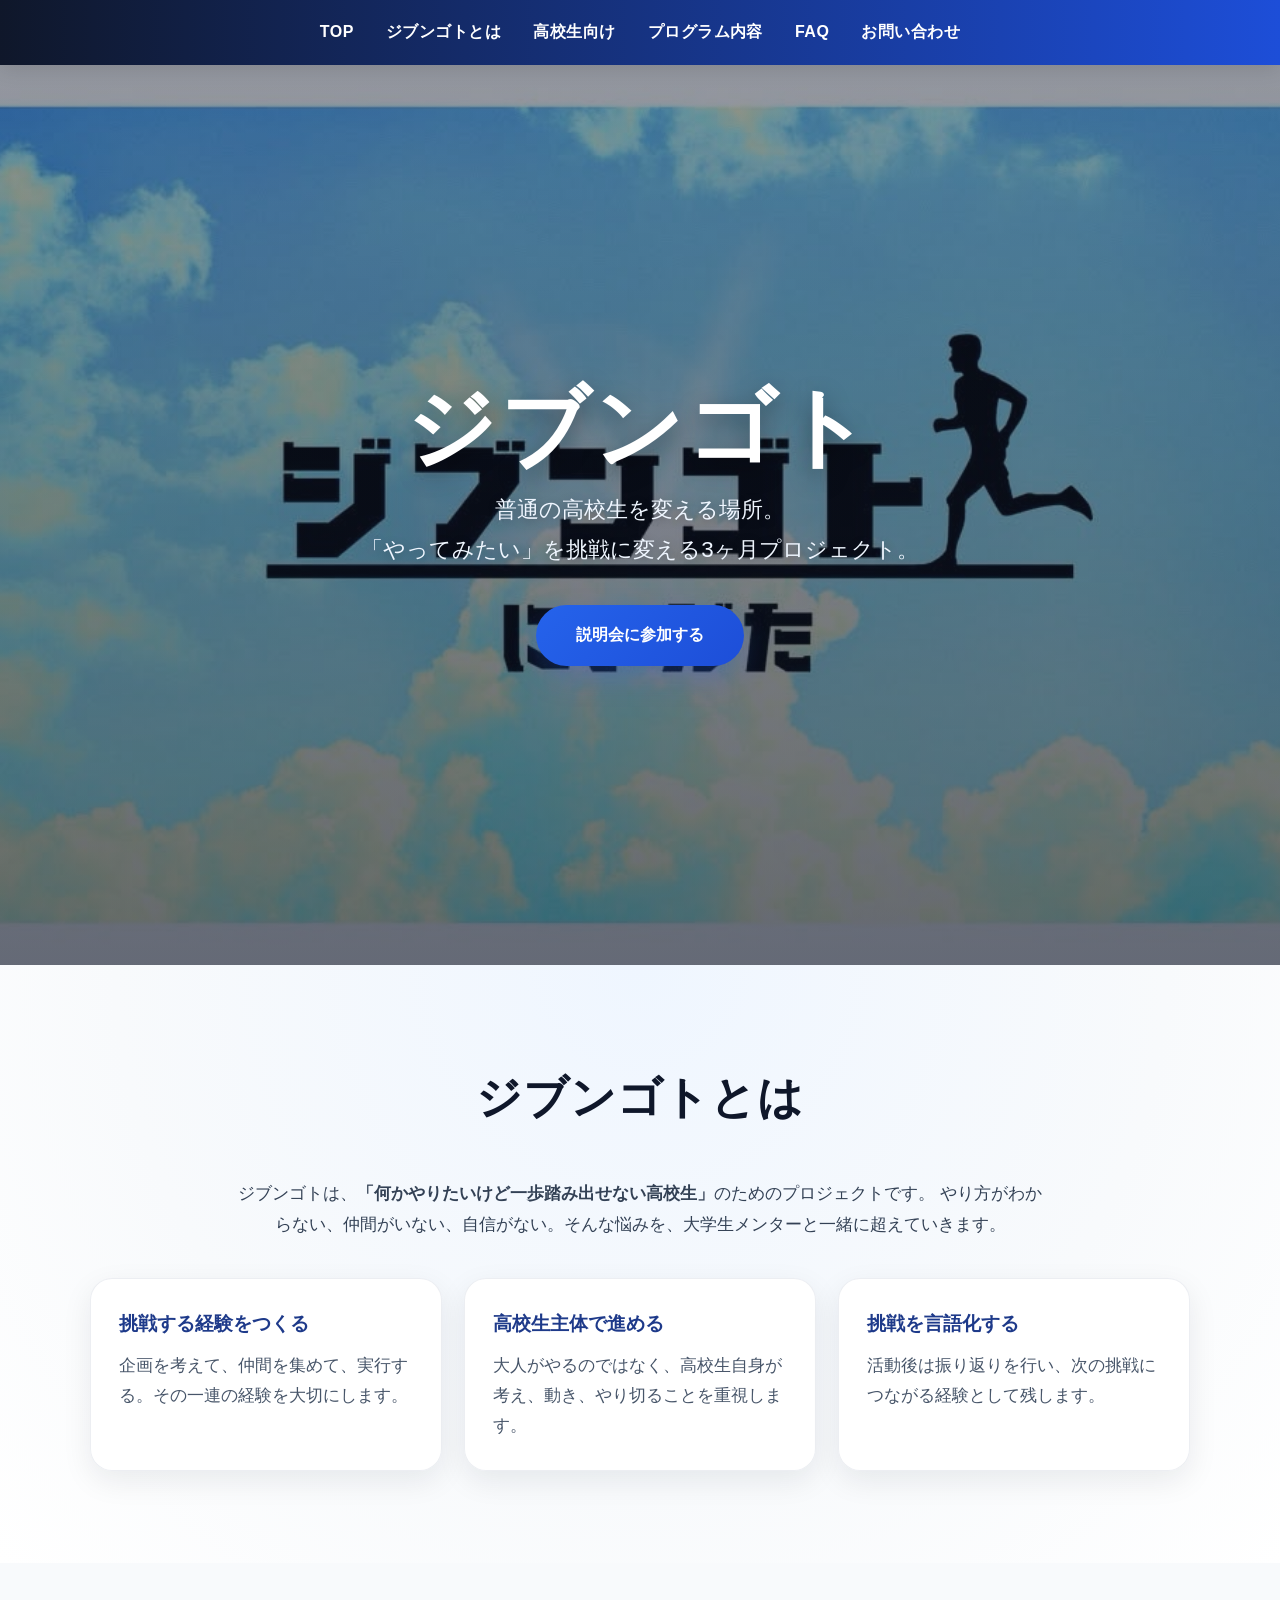
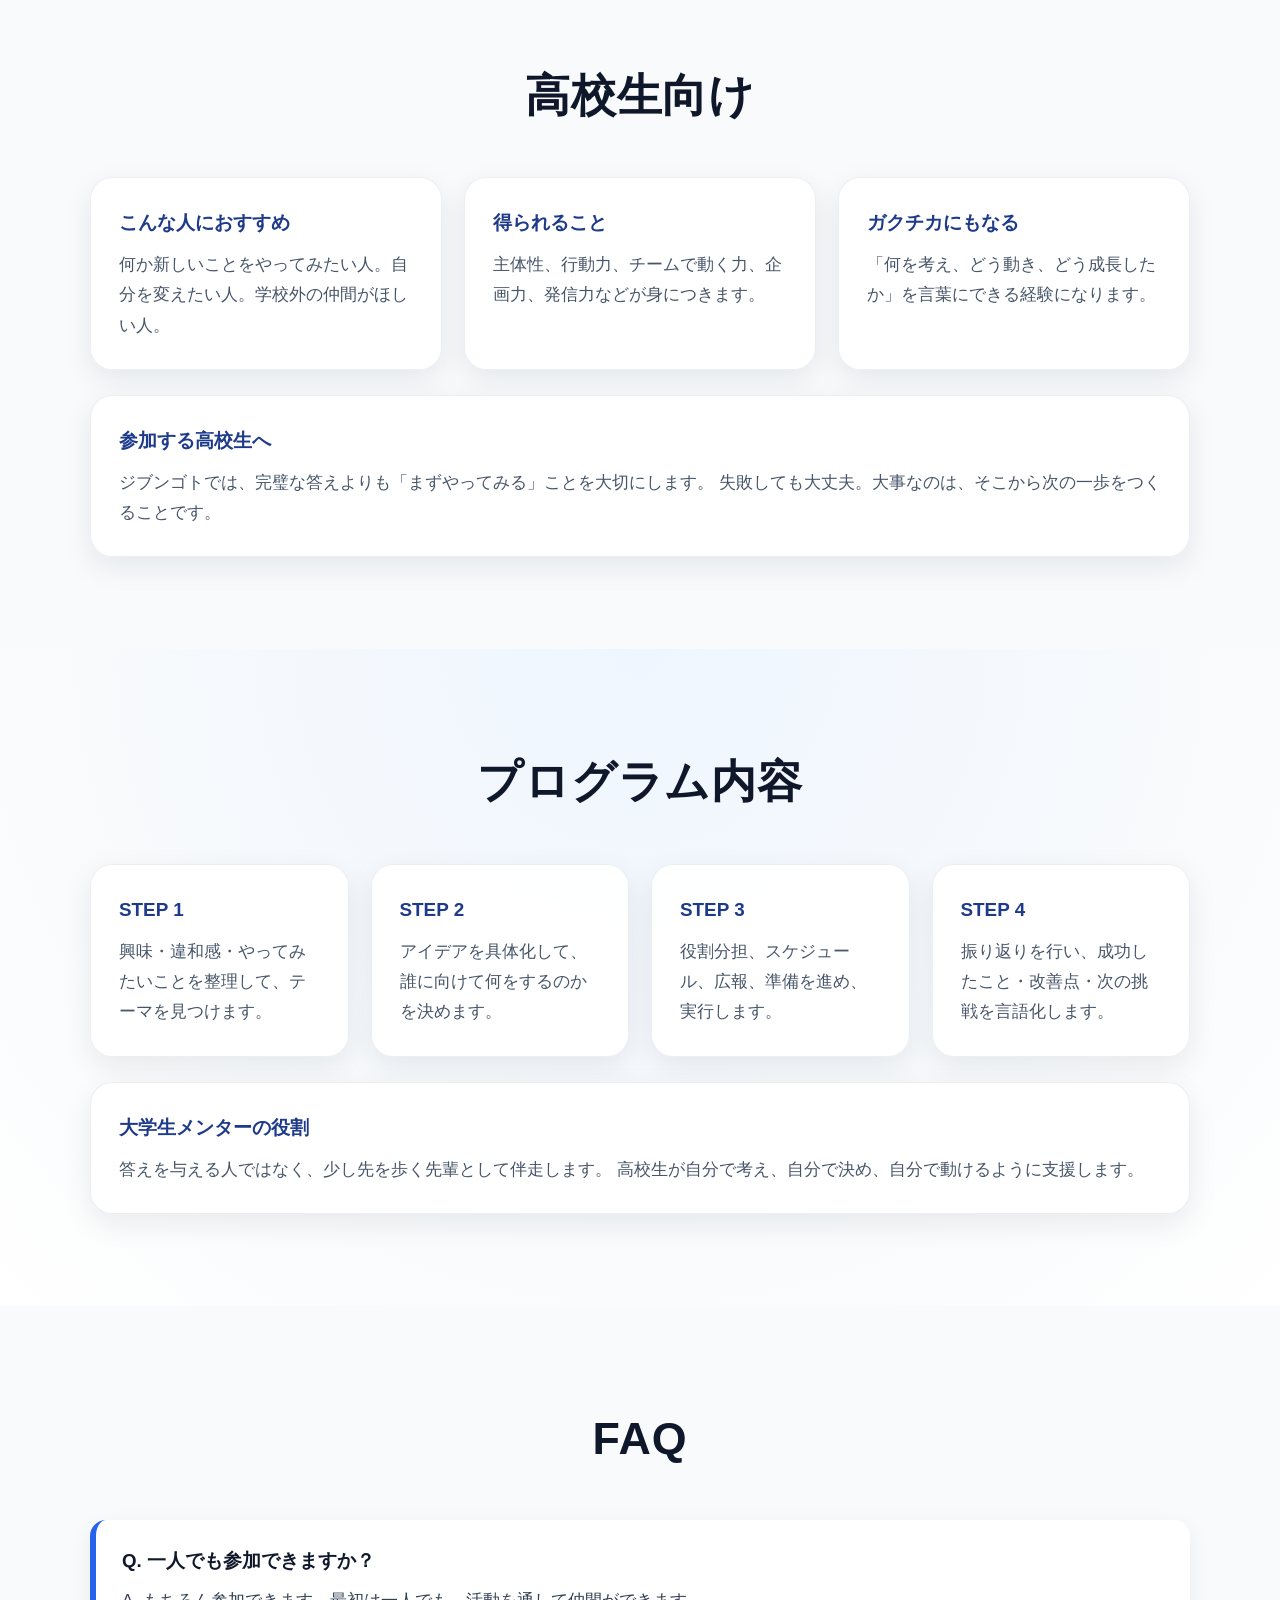
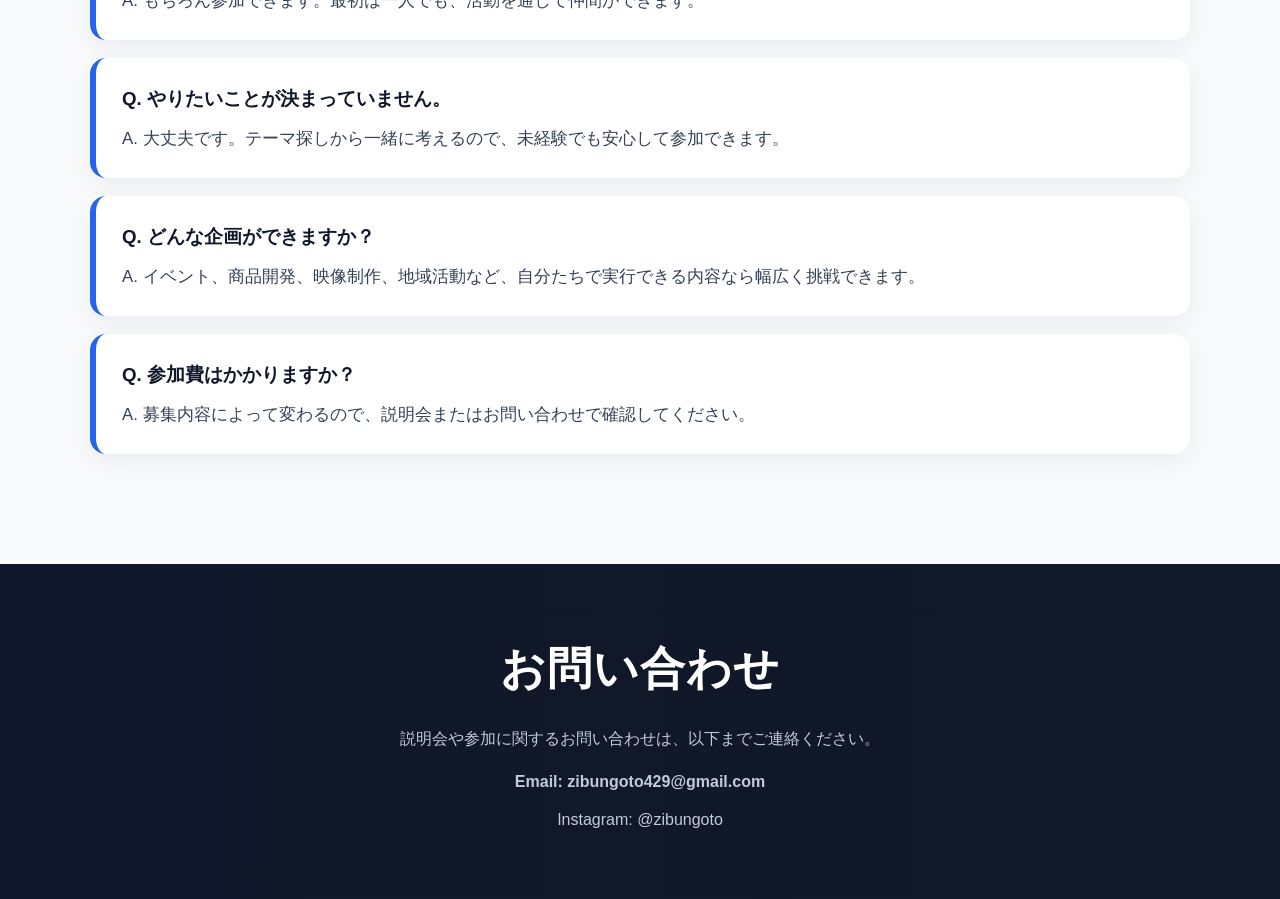
<file: index.html>
<!DOCTYPE html>
<html lang="ja">
<head>
    <meta charset="UTF-8">
    <meta name="viewport" content="width=device-width, initial-scale=1.0">
    <title>ジブンゴト | 普通の高校生を変える場所</title>
    <meta name="description" content="ジブンゴトは、高校生の「やってみたい」を挑戦に変える3ヶ月プロジェクトです。">

    <link rel="stylesheet" href="style.css">
</head>
<body>

<header>
    <nav>
        <a href="#top">TOP</a>
        <a href="#about">ジブンゴトとは</a>
        <a href="#highschool">高校生向け</a>
        <a href="#program">プログラム内容</a>
        <a href="#faq">FAQ</a>
        <a href="#contact">お問い合わせ</a>
    </nav>
</header>

<section class="hero" id="top">
    <div>
        <h1>ジブンゴト</h1>
        <p>
            普通の高校生を変える場所。<br>
            「やってみたい」を挑戦に変える3ヶ月プロジェクト。
        </p>
        <a href="#contact" class="btn">説明会に参加する</a>
    </div>
</section>

<section class="section-blue" id="about">
    <div class="container">
        <h2>ジブンゴトとは</h2>

        <p style="text-align:center; max-width:820px; margin:0 auto 38px;">
            ジブンゴトは、<strong>「何かやりたいけど一歩踏み出せない高校生」</strong>のためのプロジェクトです。
            やり方がわからない、仲間がいない、自信がない。そんな悩みを、大学生メンターと一緒に超えていきます。
        </p>

        <div class="card-grid">
            <div class="card">
                <h3>挑戦する経験をつくる</h3>
                <p>企画を考えて、仲間を集めて、実行する。その一連の経験を大切にします。</p>
            </div>
            <div class="card">
                <h3>高校生主体で進める</h3>
                <p>大人がやるのではなく、高校生自身が考え、動き、やり切ることを重視します。</p>
            </div>
            <div class="card">
                <h3>挑戦を言語化する</h3>
                <p>活動後は振り返りを行い、次の挑戦につながる経験として残します。</p>
            </div>
        </div>
    </div>
</section>

<section id="highschool">
    <div class="container">
        <h2>高校生向け</h2>

        <div class="card-grid">
            <div class="card">
                <h3>こんな人におすすめ</h3>
                <p>何か新しいことをやってみたい人。自分を変えたい人。学校外の仲間がほしい人。</p>
            </div>
            <div class="card">
                <h3>得られること</h3>
                <p>主体性、行動力、チームで動く力、企画力、発信力などが身につきます。</p>
            </div>
            <div class="card">
                <h3>ガクチカにもなる</h3>
                <p>「何を考え、どう動き、どう成長したか」を言葉にできる経験になります。</p>
            </div>
        </div>

        <div class="card" style="margin-top:25px;">
            <h3>参加する高校生へ</h3>
            <p>
                ジブンゴトでは、完璧な答えよりも「まずやってみる」ことを大切にします。
                失敗しても大丈夫。大事なのは、そこから次の一歩をつくることです。
            </p>
        </div>
    </div>
</section>

<section class="section-blue" id="program">
    <div class="container">
        <h2>プログラム内容</h2>

        <div class="card-grid">
            <div class="card">
                <h3>STEP 1</h3>
                <p>興味・違和感・やってみたいことを整理して、テーマを見つけます。</p>
            </div>
            <div class="card">
                <h3>STEP 2</h3>
                <p>アイデアを具体化して、誰に向けて何をするのかを決めます。</p>
            </div>
            <div class="card">
                <h3>STEP 3</h3>
                <p>役割分担、スケジュール、広報、準備を進め、実行します。</p>
            </div>
            <div class="card">
                <h3>STEP 4</h3>
                <p>振り返りを行い、成功したこと・改善点・次の挑戦を言語化します。</p>
            </div>
        </div>

        <div class="card" style="margin-top:25px;">
            <h3>大学生メンターの役割</h3>
            <p>
                答えを与える人ではなく、少し先を歩く先輩として伴走します。
                高校生が自分で考え、自分で決め、自分で動けるように支援します。
            </p>
        </div>
    </div>
</section>

<section id="faq">
    <div class="container">
        <h2>FAQ</h2>

        <div class="faq-card">
            <h3>Q. 一人でも参加できますか？</h3>
            <p>A. もちろん参加できます。最初は一人でも、活動を通して仲間ができます。</p>
        </div>

        <div class="faq-card">
            <h3>Q. やりたいことが決まっていません。</h3>
            <p>A. 大丈夫です。テーマ探しから一緒に考えるので、未経験でも安心して参加できます。</p>
        </div>

        <div class="faq-card">
            <h3>Q. どんな企画ができますか？</h3>
            <p>A. イベント、商品開発、映像制作、地域活動など、自分たちで実行できる内容なら幅広く挑戦できます。</p>
        </div>

        <div class="faq-card">
            <h3>Q. 参加費はかかりますか？</h3>
            <p>A. 募集内容によって変わるので、説明会またはお問い合わせで確認してください。</p>
        </div>
    </div>
</section>

<footer id="contact">
    <h2>お問い合わせ</h2>
    <p>説明会や参加に関するお問い合わせは、以下までご連絡ください。</p>
    <p style="margin-top:14px; font-weight:700;">Email: zibungoto429@gmail.com</p>
    <p style="margin-top:10px;">Instagram: @zibungoto</p>
</footer>

</body>
</html>
</file>
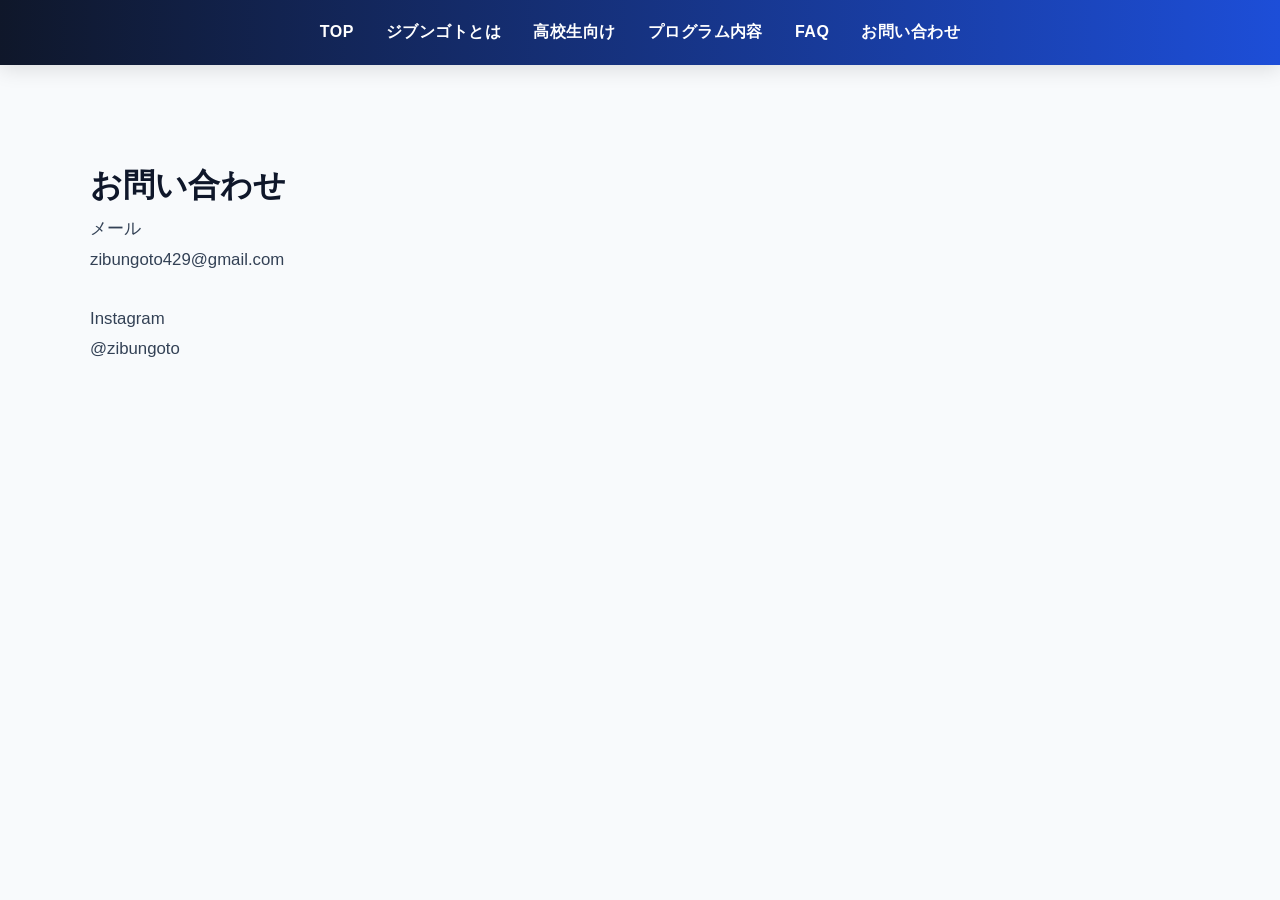
<file: contact.html>
<!DOCTYPE html>
<html lang="ja">
<head>
<meta charset="UTF-8">
<title>お問い合わせ</title>
<link rel="stylesheet" href="style.css">
</head>
<body>

<header>
<nav>
<a href="index.html">TOP</a>
<a href="about.html">ジブンゴトとは</a>
<a href="highschool.html">高校生向け</a>
<a href="program.html">プログラム内容</a>
<a href="faq.html">FAQ</a>
<a href="contact.html">お問い合わせ</a>
</nav>
</header>

<div class="container">

<h1>お問い合わせ</h1>

<p>
メール
</p>

<p>
zibungoto429@gmail.com
</p>

<br>

<p>
Instagram
</p>

<p>
@zibungoto
</p>

</div>

</body>
</html>
</file>
<file: style.css>
*{
    margin:0;
    padding:0;
    box-sizing:border-box;
}

html{
    scroll-behavior:smooth;
}

body{
    font-family:"Yu Gothic","Hiragino Sans",sans-serif;
    line-height:1.8;
    color:#1f2937;
    background:#f8fafc;
}

/* ====================
HEADER
==================== */

header{
    position:sticky;
    top:0;
    z-index:1000;
    background:linear-gradient(90deg, #0f172a, #1d4ed8);
    box-shadow:0 4px 20px rgba(0,0,0,.12);
    backdrop-filter: blur(10px);
}

nav{
    display:flex;
    justify-content:center;
    align-items:center;
    gap:32px;
    padding:18px 20px;
    flex-wrap:wrap;
}

nav a{
    color:white;
    text-decoration:none;
    font-weight:700;
    letter-spacing:.03em;
    transition:.25s;
    position:relative;
}

nav a::after{
    content:"";
    position:absolute;
    left:0;
    bottom:-6px;
    width:100%;
    height:2px;
    background:#93c5fd;
    transform:scaleX(0);
    transform-origin:left;
    transition:.25s;
}

nav a:hover{
    color:#dbeafe;
}

nav a:hover::after{
    transform:scaleX(1);
}

/* ====================
TOP / HERO
==================== */

.hero{
    min-height:100vh;
    display:flex;
    justify-content:center;
    align-items:center;
    text-align:center;
    color:white;
    padding:80px 20px 60px;
    background:
        linear-gradient(rgba(15,23,42,.35), rgba(15,23,42,.35)),
        url("top.jpg");
    background-size:cover;
    background-position:center;
    background-repeat:no-repeat;
    position:relative;
}

.hero::before{
    content:"";
    position:absolute;
    inset:0;
    background:linear-gradient(
        to bottom,
        rgba(15,23,42,.15),
        rgba(15,23,42,.45)
    );
}

.hero > *{
    position:relative;
    z-index:1;
}

.hero h1{
    font-size:clamp(3rem, 8vw, 5.5rem);
    line-height:1;
    margin-bottom:18px;
    font-weight:900;
    letter-spacing:.04em;
    text-shadow:0 8px 24px rgba(0,0,0,.35);
    color:white;
}

.hero p{
    font-size:clamp(1.05rem, 2.2vw, 1.4rem);
    max-width:760px;
    margin:0 auto;
    color:#eff6ff;
    text-shadow:0 2px 10px rgba(0,0,0,.28);
}

/* ====================
BUTTON
==================== */

.btn{
    display:inline-flex;
    align-items:center;
    justify-content:center;
    gap:.5rem;
    margin-top:34px;
    background:linear-gradient(135deg, #2563eb, #1d4ed8);
    color:white;
    text-decoration:none;
    padding:16px 40px;
    border-radius:999px;
    font-weight:800;
    box-shadow:0 12px 28px rgba(37,99,235,.28);
    transition:.25s ease;
}

.btn:hover{
    transform:translateY(-3px);
    box-shadow:0 16px 34px rgba(37,99,235,.35);
}

/* ====================
LAYOUT
==================== */

.container{
    width:min(1100px, 90%);
    margin:auto;
    padding:92px 0;
}

h1,h2,h3{
    color:#0f172a;
}

h2{
    text-align:center;
    font-size:clamp(2rem, 4vw, 2.8rem);
    margin-bottom:42px;
    font-weight:900;
    letter-spacing:.02em;
}

.section-blue{
    background:
        radial-gradient(circle at top, #eff6ff 0%, #f8fafc 60%, #ffffff 100%);
}

.container p{
    font-size:1.05rem;
    color:#334155;
}

/* ====================
CARDS
==================== */

.card-grid{
    display:grid;
    grid-template-columns:repeat(auto-fit,minmax(240px,1fr));
    gap:22px;
}

.card{
    background:rgba(255,255,255,.92);
    border:1px solid rgba(148,163,184,.18);
    padding:28px;
    border-radius:22px;
    box-shadow:0 10px 30px rgba(15,23,42,.08);
    transition:.28s ease;
    backdrop-filter: blur(8px);
}

.card:hover{
    transform:translateY(-6px);
    box-shadow:0 16px 34px rgba(15,23,42,.12);
}

.card h3{
    margin-bottom:10px;
    color:#1e3a8a;
    font-size:1.18rem;
}

.card p{
    color:#475569;
}

/* ====================
FAQ
==================== */

.faq-card{
    background:white;
    border-left:6px solid #2563eb;
    padding:24px 26px;
    margin-bottom:18px;
    border-radius:16px;
    box-shadow:0 8px 24px rgba(15,23,42,.06);
}

.faq-card h3{
    margin-bottom:8px;
    color:#0f172a;
}

/* ====================
FOOTER
==================== */

footer{
    background:linear-gradient(90deg, #0f172a, #111827);
    color:white;
    text-align:center;
    padding:64px 20px;
}

footer h2{
    color:white;
    margin-bottom:16px;
}

footer p{
    color:#cbd5e1;
    opacity:.95;
}

/* ====================
MOBILE
==================== */

@media(max-width:768px){
    nav{
        gap:14px;
        padding:14px 12px;
        font-size:.92rem;
    }

    .hero{
        min-height:92vh;
        padding:100px 18px 70px;
    }

    .container{
        width:92%;
        padding:72px 0;
    }

    h2{
        margin-bottom:32px;
    }

    .card{
        padding:24px;
        border-radius:18px;
    }

    .btn{
        width:100%;
        max-width:320px;
    }
}
</file>
